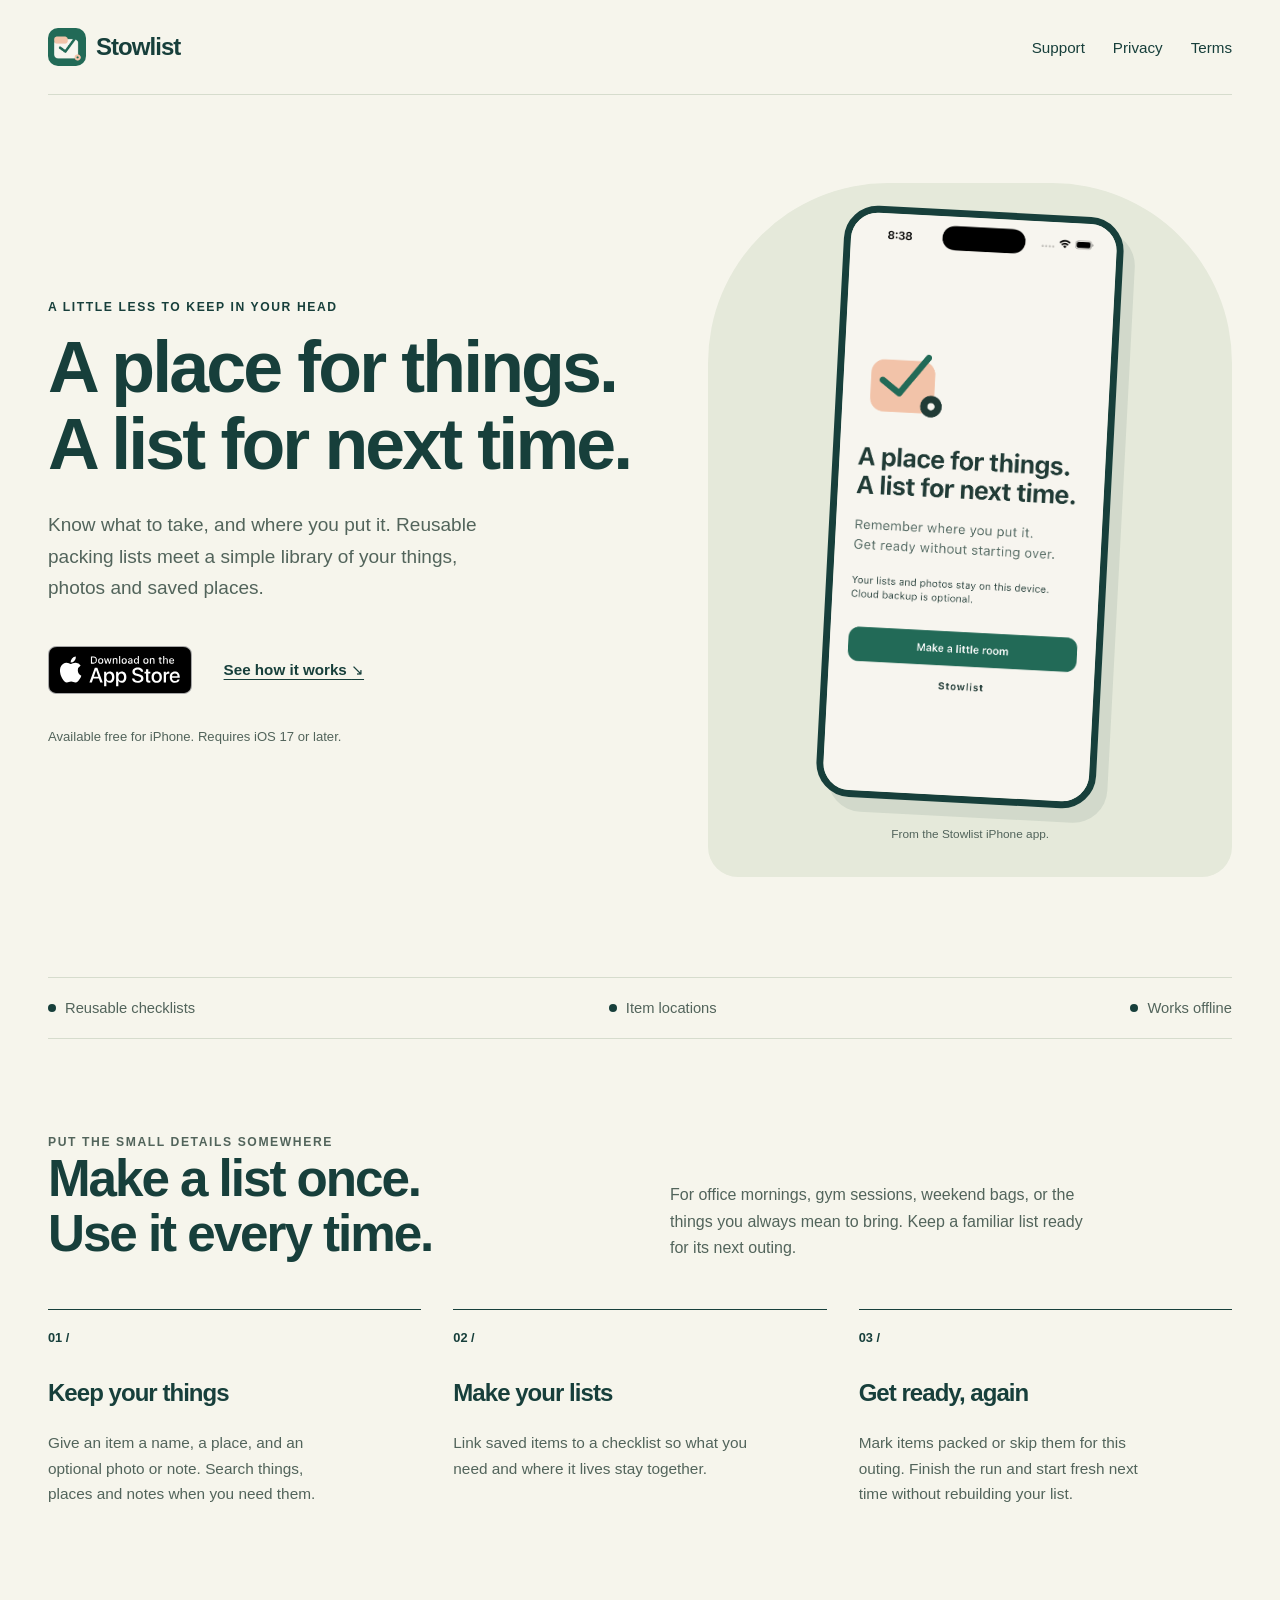
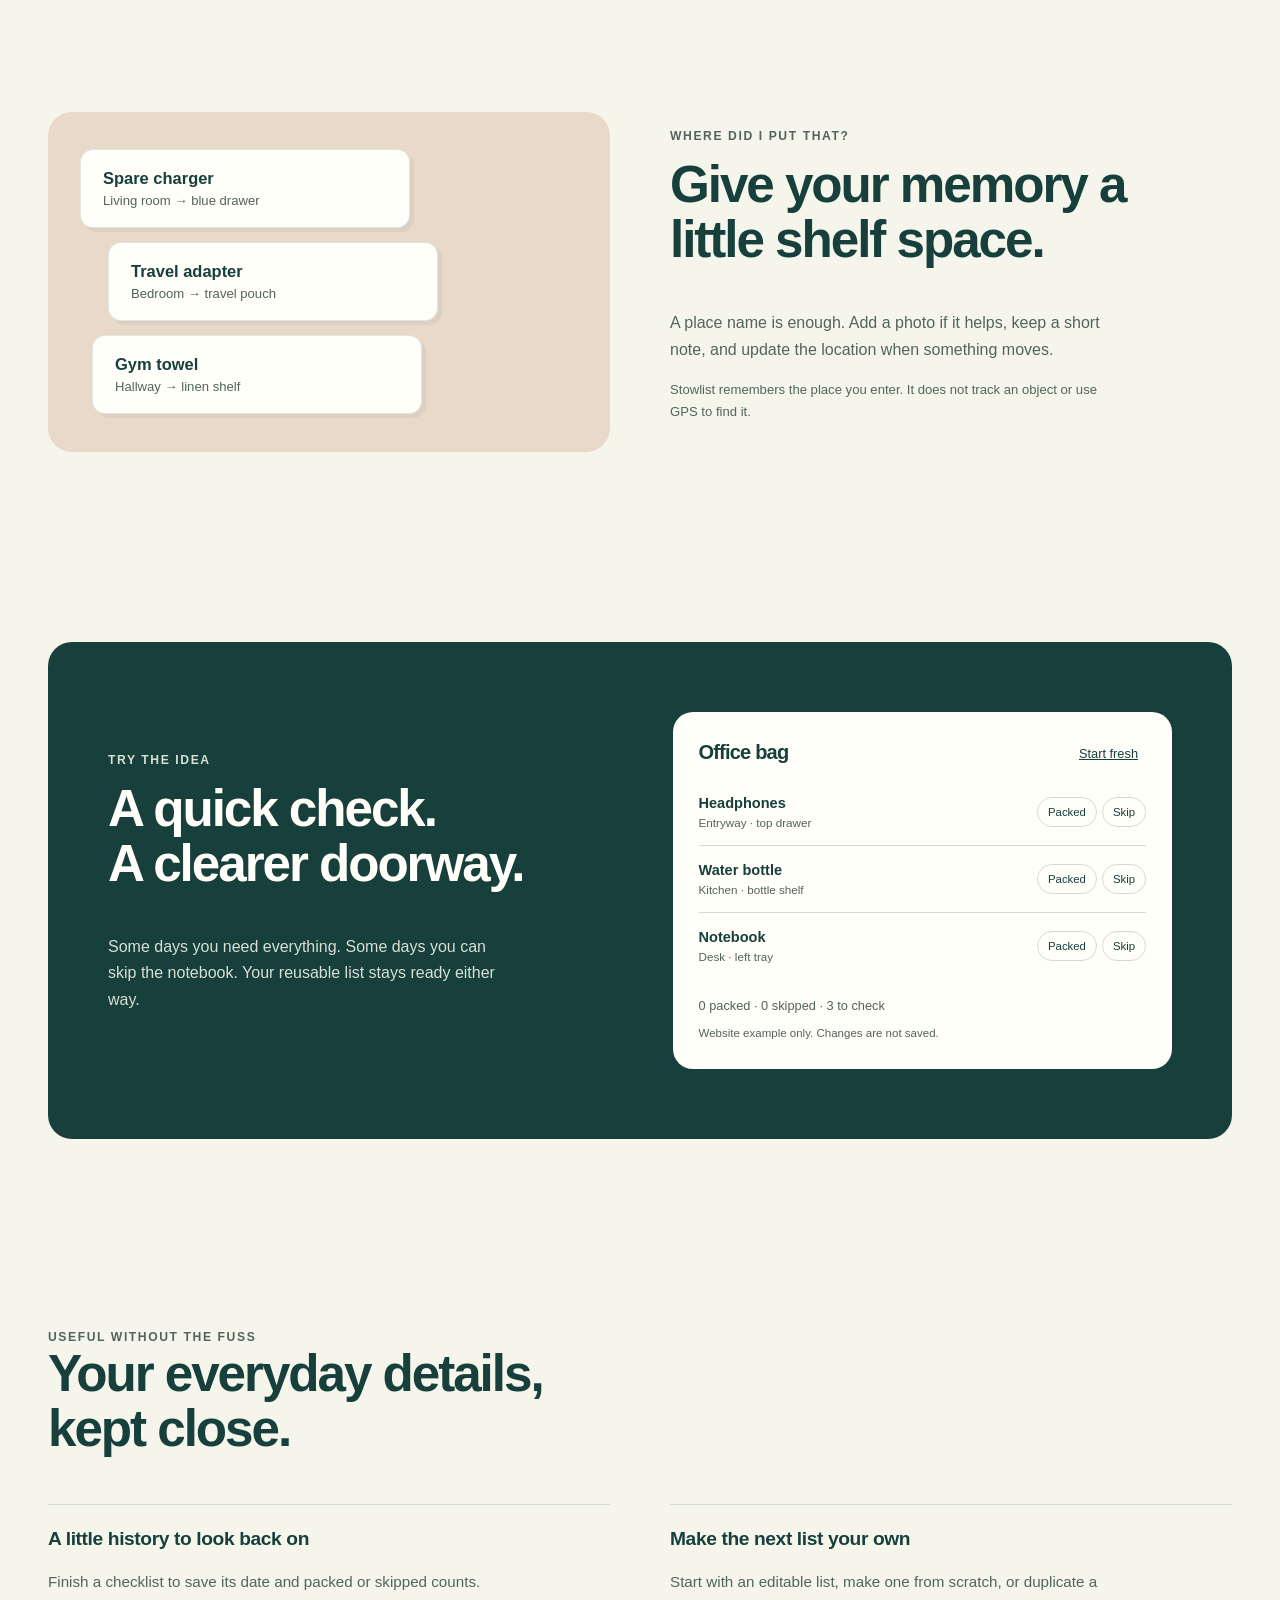
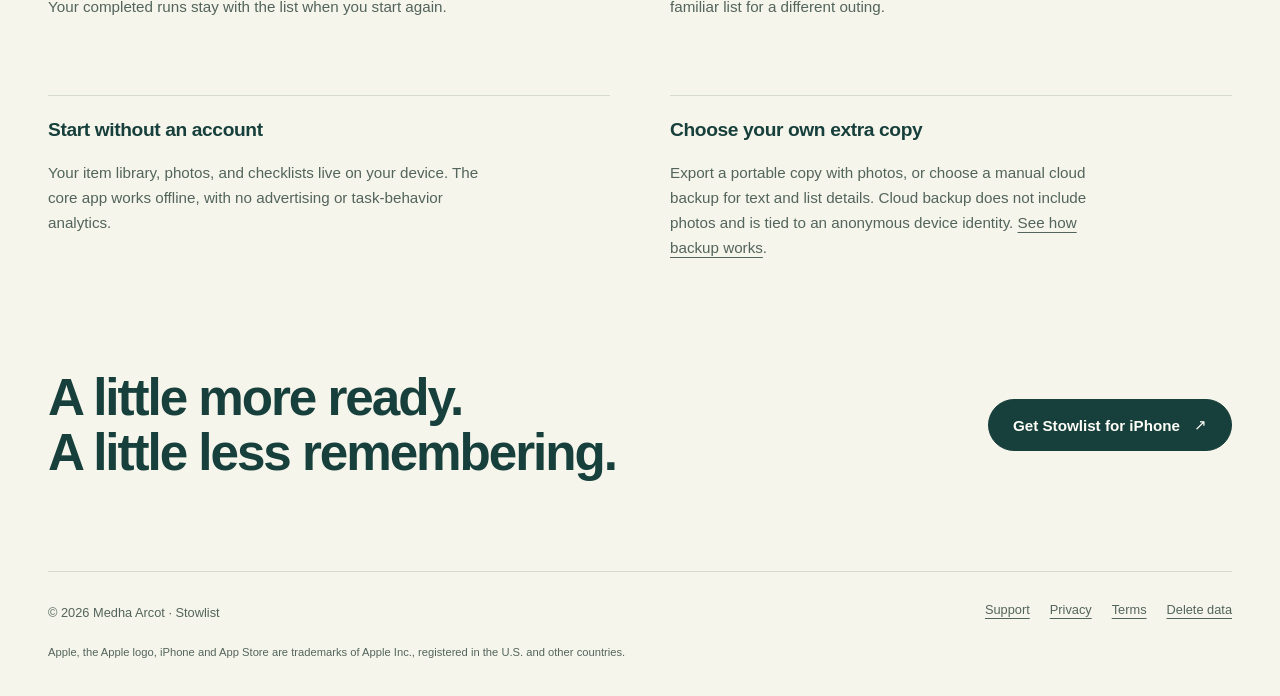
<file: index.html>
<!doctype html>
<html lang="en"><head><meta charset="utf-8"><meta name="viewport" content="width=device-width,initial-scale=1"><meta name="theme-color" content="#f6f5ec"><title>Stowlist · Free packing lists and item locations for iPhone</title><meta name="description" content="Free reusable packing lists for iPhone. Save your things, photos and places, search when you need them, and get ready without rebuilding your list."><link rel="canonical" href="https://vadirajmkulkarni.github.io/stowlist-site/"><meta property="og:title" content="Stowlist · A place for things. A list for next time."><meta property="og:description" content="Free for iPhone. Reusable packing lists, saved item locations, photos and a little less to remember."><meta property="og:type" content="website"><meta property="og:url" content="https://vadirajmkulkarni.github.io/stowlist-site/"><meta property="og:image" content="https://vadirajmkulkarni.github.io/stowlist-site/assets/stowlist-icon.png"><meta property="og:image:width" content="1024"><meta property="og:image:height" content="1024"><meta property="og:image:alt" content="Stowlist app icon"><meta name="twitter:card" content="summary"><meta name="apple-itunes-app" content="app-id=6824032893"><link rel="icon" type="image/png" href="assets/stowlist-icon.png"><link rel="stylesheet" href="assets/site.css"><script type="application/ld+json">{"@context":"https://schema.org","@type":"SoftwareApplication","name":"Stowlist: Lists & Places","url":"https://vadirajmkulkarni.github.io/stowlist-site/","downloadUrl":"https://apps.apple.com/app/id6824032893","installUrl":"https://apps.apple.com/app/id6824032893","applicationCategory":"ProductivityApplication","operatingSystem":"iOS 17.0 or later","isAccessibleForFree":true,"softwareVersion":"1.0.0","datePublished":"2026-11-02","image":"https://vadirajmkulkarni.github.io/stowlist-site/assets/stowlist-icon.png","screenshot":"https://vadirajmkulkarni.github.io/stowlist-site/assets/iphone-welcome.png","description":"Reusable checklists linked to your things and their saved places, with photos, search, completed-run history and optional backups.","author":{"@type":"Person","name":"Medha Arcot"},"offers":{"@type":"Offer","price":"0","priceCurrency":"INR","url":"https://apps.apple.com/app/id6824032893"}}</script><script defer src="assets/demo.js"></script></head>
<body><a class="skip" href="#main">Skip to content</a><div class="shell"><header class="header"><a class="brand" href="./" aria-label="Stowlist home"><img src="assets/stowlist-icon.png" alt="" width="38" height="38">Stowlist</a><nav aria-label="Main navigation"><a href="support/">Support</a><a href="privacy/">Privacy</a><a href="terms/">Terms</a></nav></header>
<main id="main">
<section class="hero" aria-labelledby="hero-title"><div><p class="eyebrow">A little less to keep in your head</p><h1 id="hero-title">A place for things.<br>A list for next time.</h1><p class="lead">Know what to take, and where you put it. Reusable packing lists meet a simple library of your things, photos and saved places.</p><div class="actions download-actions"><a class="app-store-badge" href="https://apps.apple.com/app/id6824032893" aria-label="Download Stowlist free on the App Store"><img src="assets/download-on-the-app-store.svg" alt="Download on the App Store" width="144" height="48"></a><a class="text-link" href="#how-it-works">See how it works <span aria-hidden="true">↘</span></a></div><p class="status">Available free for iPhone. Requires iOS 17 or later.</p></div>
<div class="hero-art"><img class="native-preview" src="assets/iphone-welcome.png" alt="Stowlist’s iPhone welcome screen: A place for things. A list for next time. Your lists and photos stay on this device. Cloud backup is optional." width="1206" height="2622"><p class="art-caption">From the Stowlist iPhone app.</p></div></section>
<div class="kicker-band" aria-label="Core features"><span><i class="dot" aria-hidden="true"></i>Reusable checklists</span><span><i class="dot" aria-hidden="true"></i>Item locations</span><span><i class="dot" aria-hidden="true"></i>Works offline</span></div>
<section id="how-it-works" class="section" aria-labelledby="how-title"><div class="section-heading"><div><p class="eyebrow">Put the small details somewhere</p><h2 id="how-title">Make a list once.<br>Use it every time.</h2></div><p>For office mornings, gym sessions, weekend bags, or the things you always mean to bring. Keep a familiar list ready for its next outing.</p></div><div class="steps"><article class="step"><span class="number">01 /</span><h3>Keep your things</h3><p>Give an item a name, a place, and an optional photo or note. Search things, places and notes when you need them.</p></article><article class="step"><span class="number">02 /</span><h3>Make your lists</h3><p>Link saved items to a checklist so what you need and where it lives stay together.</p></article><article class="step"><span class="number">03 /</span><h3>Get ready, again</h3><p>Mark items packed or skip them for this outing. Finish the run and start fresh next time without rebuilding your list.</p></article></div></section>
<section class="section feature-split" aria-labelledby="places-title"><div class="place-scene" aria-label="Example item locations"><div class="place-tag"><strong>Spare charger</strong><span>Living room → blue drawer</span></div><div class="place-tag"><strong>Travel adapter</strong><span>Bedroom → travel pouch</span></div><div class="place-tag"><strong>Gym towel</strong><span>Hallway → linen shelf</span></div></div><div class="feature-copy"><p class="eyebrow">Where did I put that?</p><h2 id="places-title">Give your memory a little shelf space.</h2><p>A place name is enough. Add a photo if it helps, keep a short note, and update the location when something moves.</p><p class="small">Stowlist remembers the place you enter. It does not track an object or use GPS to find it.</p></div></section>
<section class="section" aria-labelledby="demo-title"><div class="demo-section"><div><p class="eyebrow">Try the idea</p><h2 id="demo-title">A quick check.<br>A clearer doorway.</h2><p>Some days you need everything. Some days you can skip the notebook. Your reusable list stays ready either way.</p></div><div class="demo" data-demo><div class="demo-head"><h3>Office bag</h3><button class="reset" data-reset type="button">Start fresh</button></div><div class="demo-row" data-demo-row><div class="demo-item"><strong>Headphones</strong><small>Entryway · top drawer</small></div><div class="demo-controls" role="group" aria-label="Headphones"><button type="button" data-choice="packed" aria-pressed="false">Packed</button><button type="button" data-choice="skip" aria-pressed="false">Skip</button></div></div><div class="demo-row" data-demo-row><div class="demo-item"><strong>Water bottle</strong><small>Kitchen · bottle shelf</small></div><div class="demo-controls" role="group" aria-label="Water bottle"><button type="button" data-choice="packed" aria-pressed="false">Packed</button><button type="button" data-choice="skip" aria-pressed="false">Skip</button></div></div><div class="demo-row" data-demo-row><div class="demo-item"><strong>Notebook</strong><small>Desk · left tray</small></div><div class="demo-controls" role="group" aria-label="Notebook"><button type="button" data-choice="packed" aria-pressed="false">Packed</button><button type="button" data-choice="skip" aria-pressed="false">Skip</button></div></div><p class="demo-count" data-demo-count aria-live="polite">0 packed · 0 skipped · 3 to check</p><p class="demo-note">Website example only. Changes are not saved.</p></div></div></section>
<section class="section" aria-labelledby="care-title"><div class="section-heading"><div><p class="eyebrow">Useful without the fuss</p><h2 id="care-title">Your everyday details, kept close.</h2></div></div><div class="care-grid"><article><h3>A little history to look back on</h3><p>Finish a checklist to save its date and packed or skipped counts. Your completed runs stay with the list when you start again.</p></article><article><h3>Make the next list your own</h3><p>Start with an editable list, make one from scratch, or duplicate a familiar list for a different outing.</p></article><article><h3>Start without an account</h3><p>Your item library, photos, and checklists live on your device. The core app works offline, with no advertising or task-behavior analytics.</p></article><article><h3>Choose your own extra copy</h3><p>Export a portable copy with photos, or choose a manual cloud backup for text and list details. Cloud backup does not include photos and is tied to an anonymous device identity. <a href="support/#backup">See how backup works</a>.</p></article></div></section>
<section class="end-note" aria-labelledby="end-title"><h2 id="end-title">A little more ready.<br>A little less remembering.</h2><a class="button" href="https://apps.apple.com/app/id6824032893">Get Stowlist for iPhone <span aria-hidden="true">↗</span></a></section>
</main><footer><p>© 2026 Medha Arcot · Stowlist</p><div class="footer-links"><a href="support/">Support</a><a href="privacy/">Privacy</a><a href="terms/">Terms</a><a href="delete-data/">Delete data</a></div><p class="trademark">Apple, the Apple logo, iPhone and App Store are trademarks of Apple Inc., registered in the U.S. and other countries.</p></footer></div></body></html>
</file>
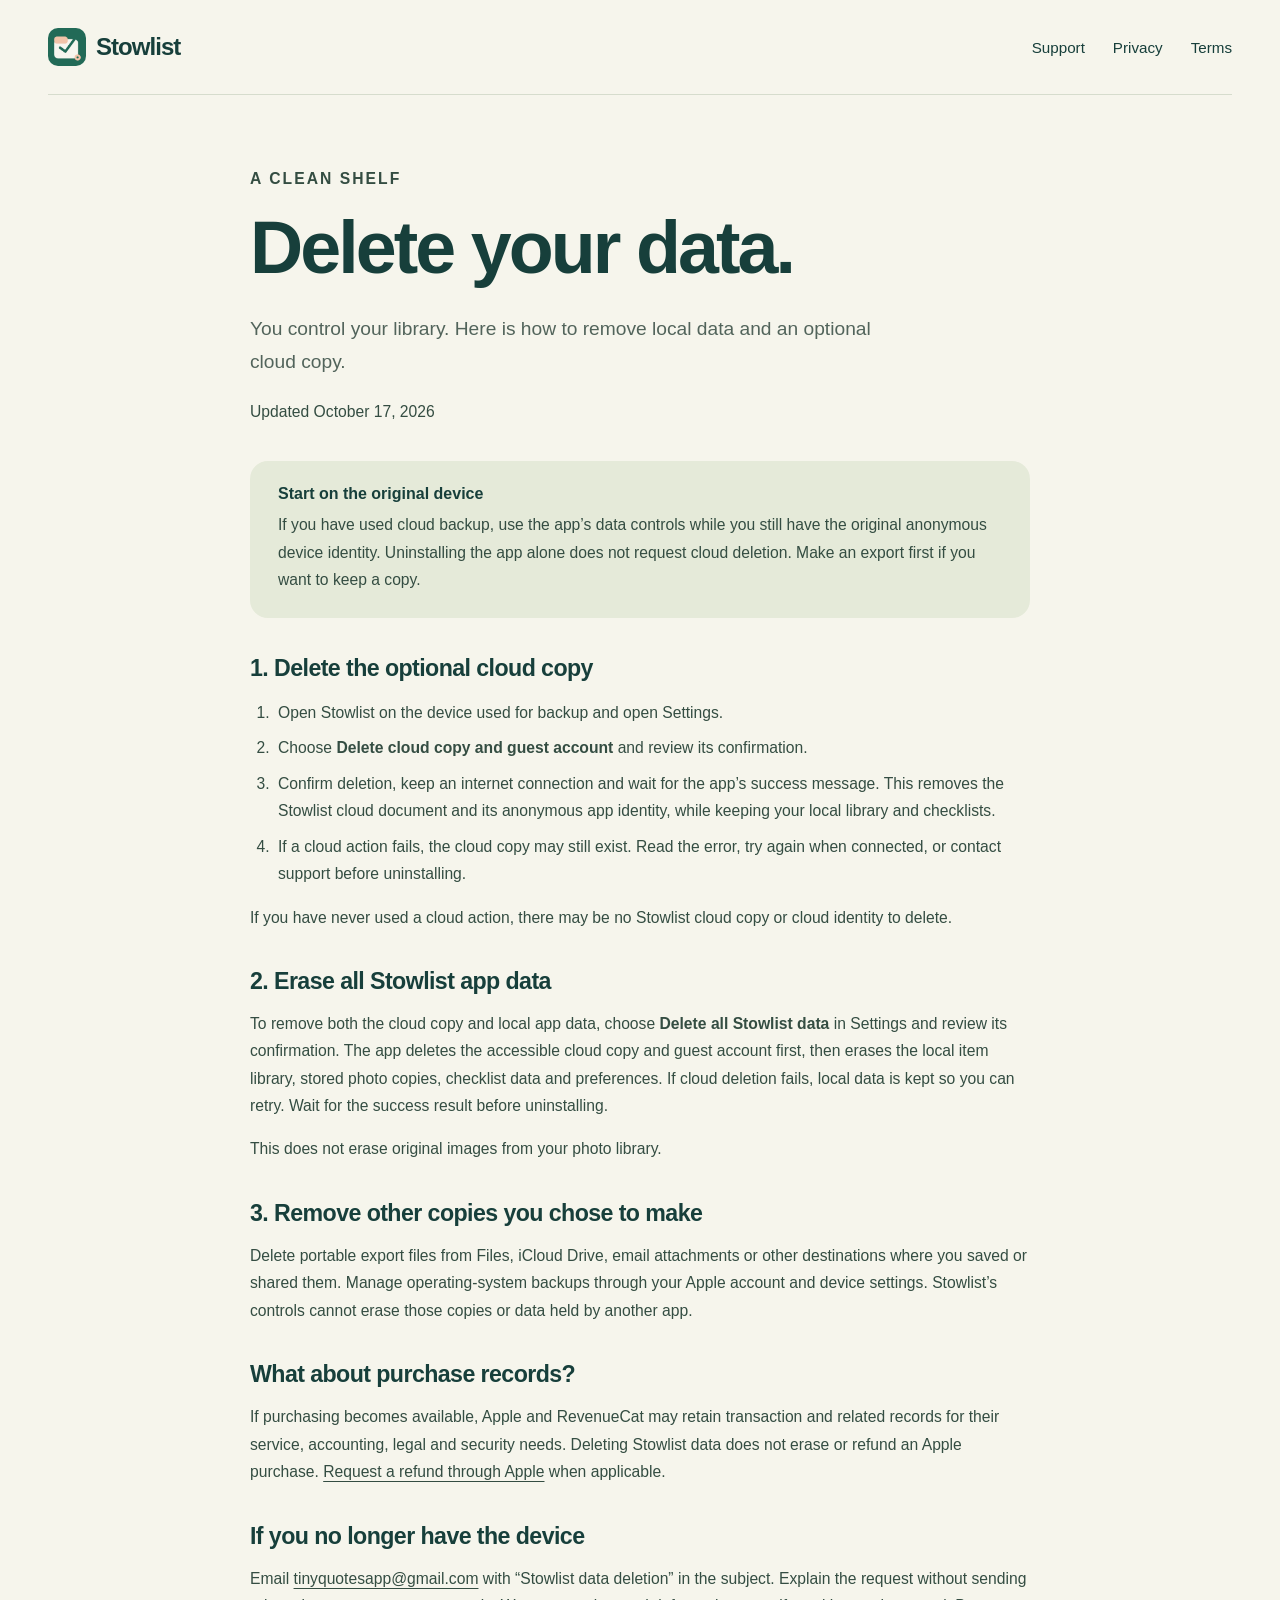
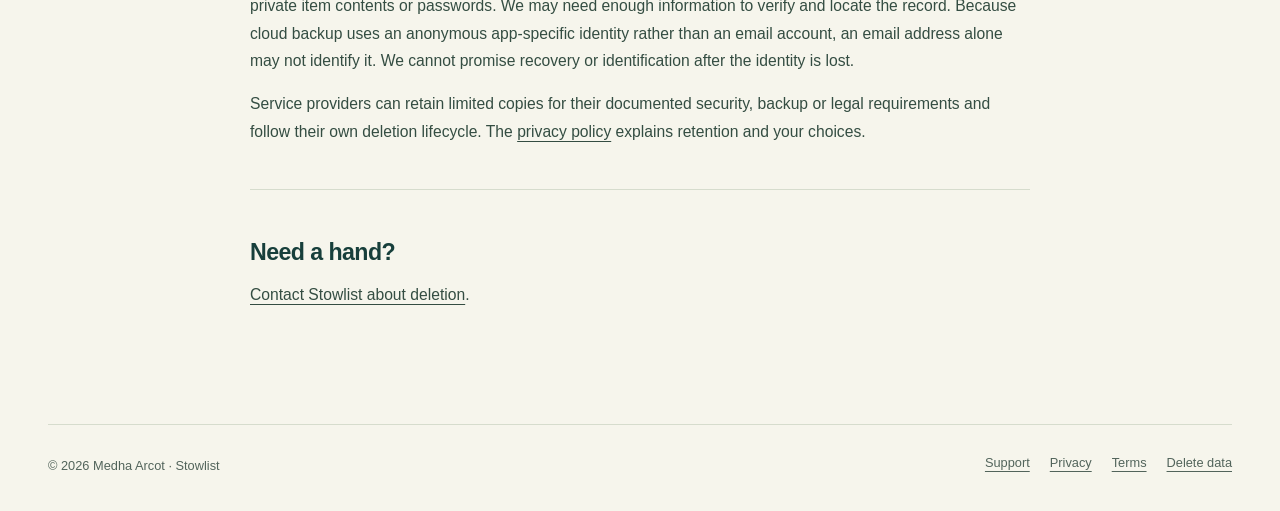
<file: delete-data/index.html>
<!doctype html>
<html lang="en"><head><meta charset="utf-8"><meta name="viewport" content="width=device-width,initial-scale=1"><meta name="theme-color" content="#f6f5ec"><title>Delete your data · Stowlist</title><meta name="description" content="How to delete Stowlist local data, optional cloud backup and anonymous identity, and exported files."><link rel="canonical" href="https://vadirajmkulkarni.github.io/stowlist-site/delete-data/"><link rel="icon" type="image/png" href="../assets/stowlist-icon.png"><link rel="stylesheet" href="../assets/site.css"></head><body><a class="skip" href="#main">Skip to content</a><div class="shell"><header class="header"><a class="brand" href="../" aria-label="Stowlist home"><img src="../assets/stowlist-icon.png" alt="" width="38" height="38">Stowlist</a><nav aria-label="Main navigation"><a href="../support/">Support</a><a href="../privacy/">Privacy</a><a href="../terms/">Terms</a></nav></header><main id="main" class="legal"><div class="doc-heading"><p class="eyebrow">A clean shelf</p><h1>Delete your data.</h1><p class="lead">You control your library. Here is how to remove local data and an optional cloud copy.</p><p class="meta">Updated October 17, 2026</p></div><div class="notice"><strong>Start on the original device</strong><p>If you have used cloud backup, use the app’s data controls while you still have the original anonymous device identity. Uninstalling the app alone does not request cloud deletion. Make an export first if you want to keep a copy.</p></div>
<h2>1. Delete the optional cloud copy</h2><ol><li>Open Stowlist on the device used for backup and open Settings.</li><li>Choose <strong>Delete cloud copy and guest account</strong> and review its confirmation.</li><li>Confirm deletion, keep an internet connection and wait for the app’s success message. This removes the Stowlist cloud document and its anonymous app identity, while keeping your local library and checklists.</li><li>If a cloud action fails, the cloud copy may still exist. Read the error, try again when connected, or contact support before uninstalling.</li></ol><p>If you have never used a cloud action, there may be no Stowlist cloud copy or cloud identity to delete.</p>
<h2>2. Erase all Stowlist app data</h2><p>To remove both the cloud copy and local app data, choose <strong>Delete all Stowlist data</strong> in Settings and review its confirmation. The app deletes the accessible cloud copy and guest account first, then erases the local item library, stored photo copies, checklist data and preferences. If cloud deletion fails, local data is kept so you can retry. Wait for the success result before uninstalling.</p><p>This does not erase original images from your photo library.</p>
<h2>3. Remove other copies you chose to make</h2><p>Delete portable export files from Files, iCloud Drive, email attachments or other destinations where you saved or shared them. Manage operating-system backups through your Apple account and device settings. Stowlist’s controls cannot erase those copies or data held by another app.</p>
<h2>What about purchase records?</h2><p>If purchasing becomes available, Apple and RevenueCat may retain transaction and related records for their service, accounting, legal and security needs. Deleting Stowlist data does not erase or refund an Apple purchase. <a href="https://support.apple.com/118223">Request a refund through Apple</a> when applicable.</p>
<h2>If you no longer have the device</h2><p>Email <a href="mailto:tinyquotesapp@gmail.com?subject=Stowlist%20data%20deletion">tinyquotesapp@gmail.com</a> with “Stowlist data deletion” in the subject. Explain the request without sending private item contents or passwords. We may need enough information to verify and locate the record. Because cloud backup uses an anonymous app-specific identity rather than an email account, an email address alone may not identify it. We cannot promise recovery or identification after the identity is lost.</p><p>Service providers can retain limited copies for their documented security, backup or legal requirements and follow their own deletion lifecycle. The <a href="../privacy/">privacy policy</a> explains retention and your choices.</p><div class="doc-contact"><h2>Need a hand?</h2><p><a href="mailto:tinyquotesapp@gmail.com?subject=Stowlist%20data%20deletion">Contact Stowlist about deletion</a>.</p></div></main><footer><p>© 2026 Medha Arcot · Stowlist</p><div class="footer-links"><a href="../support/">Support</a><a href="../privacy/">Privacy</a><a href="../terms/">Terms</a><a href="../delete-data/" aria-current="page">Delete data</a></div></footer></div></body></html>
</file>
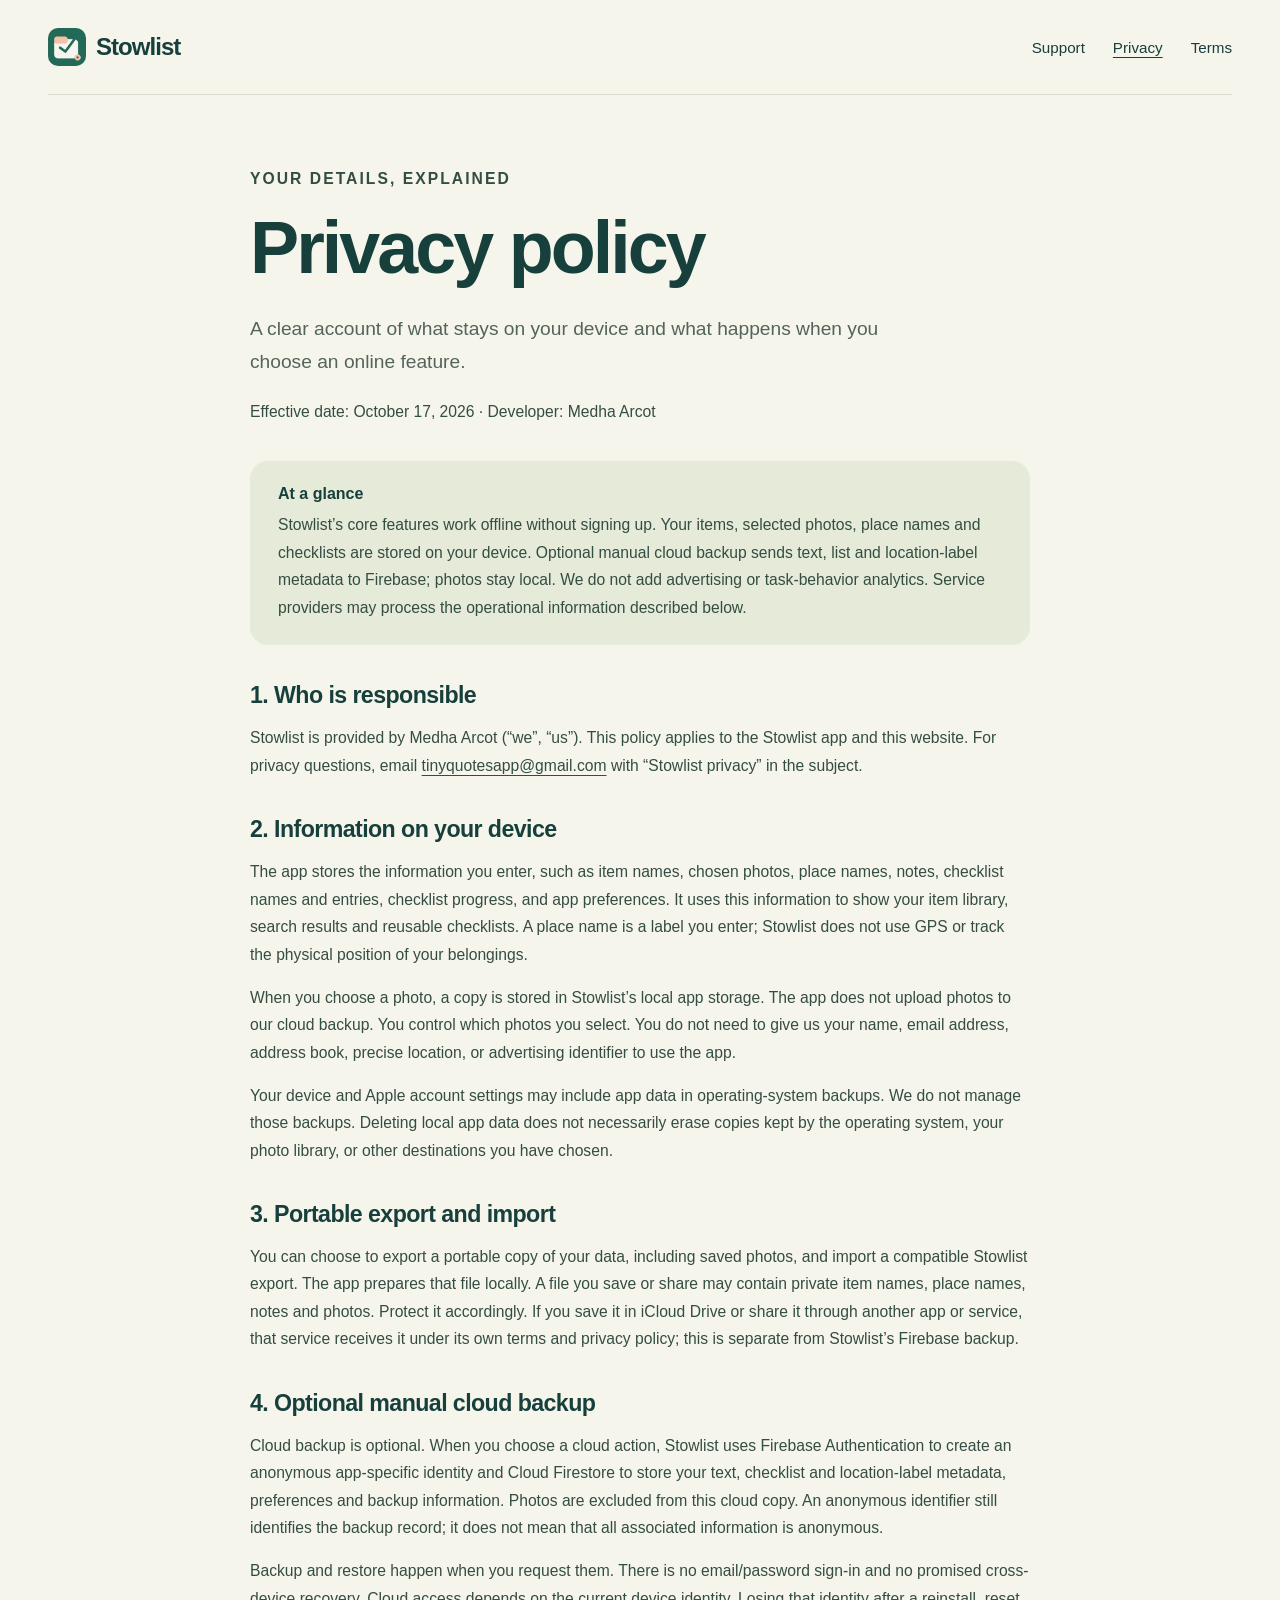
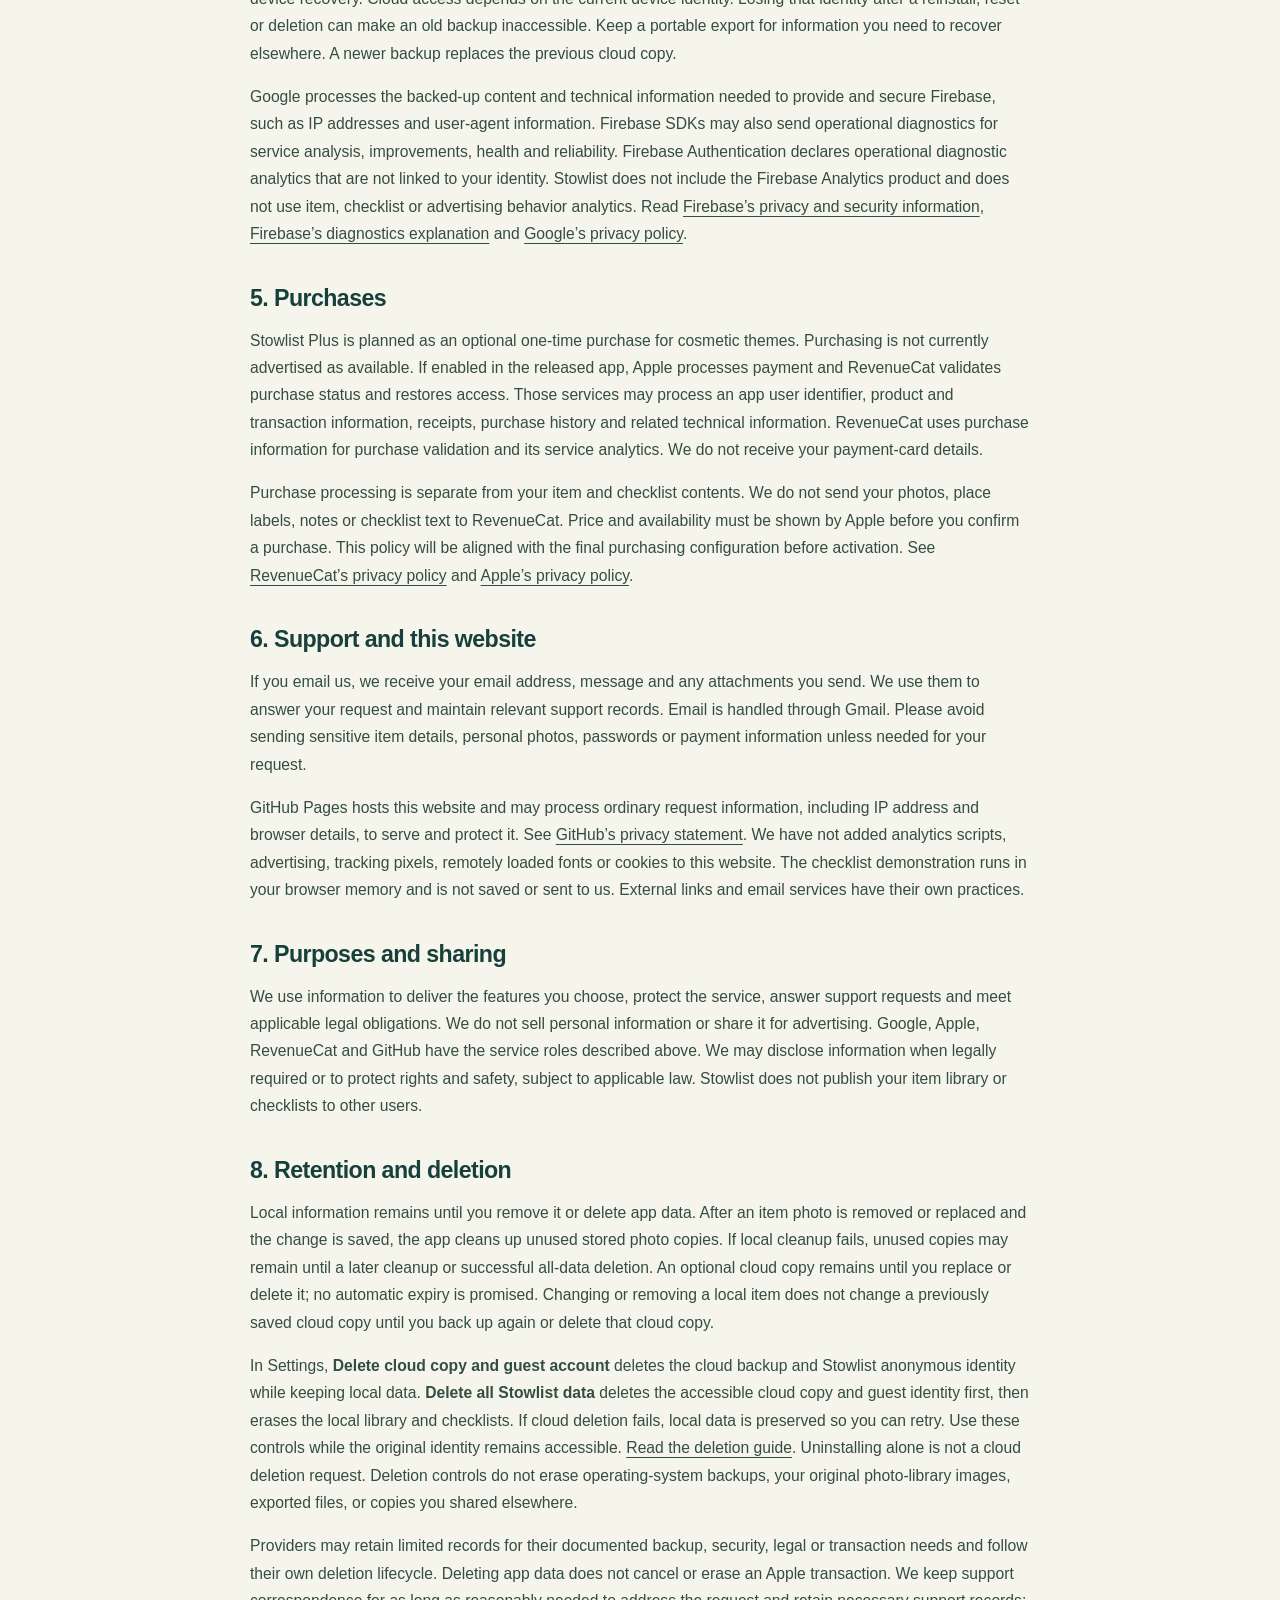
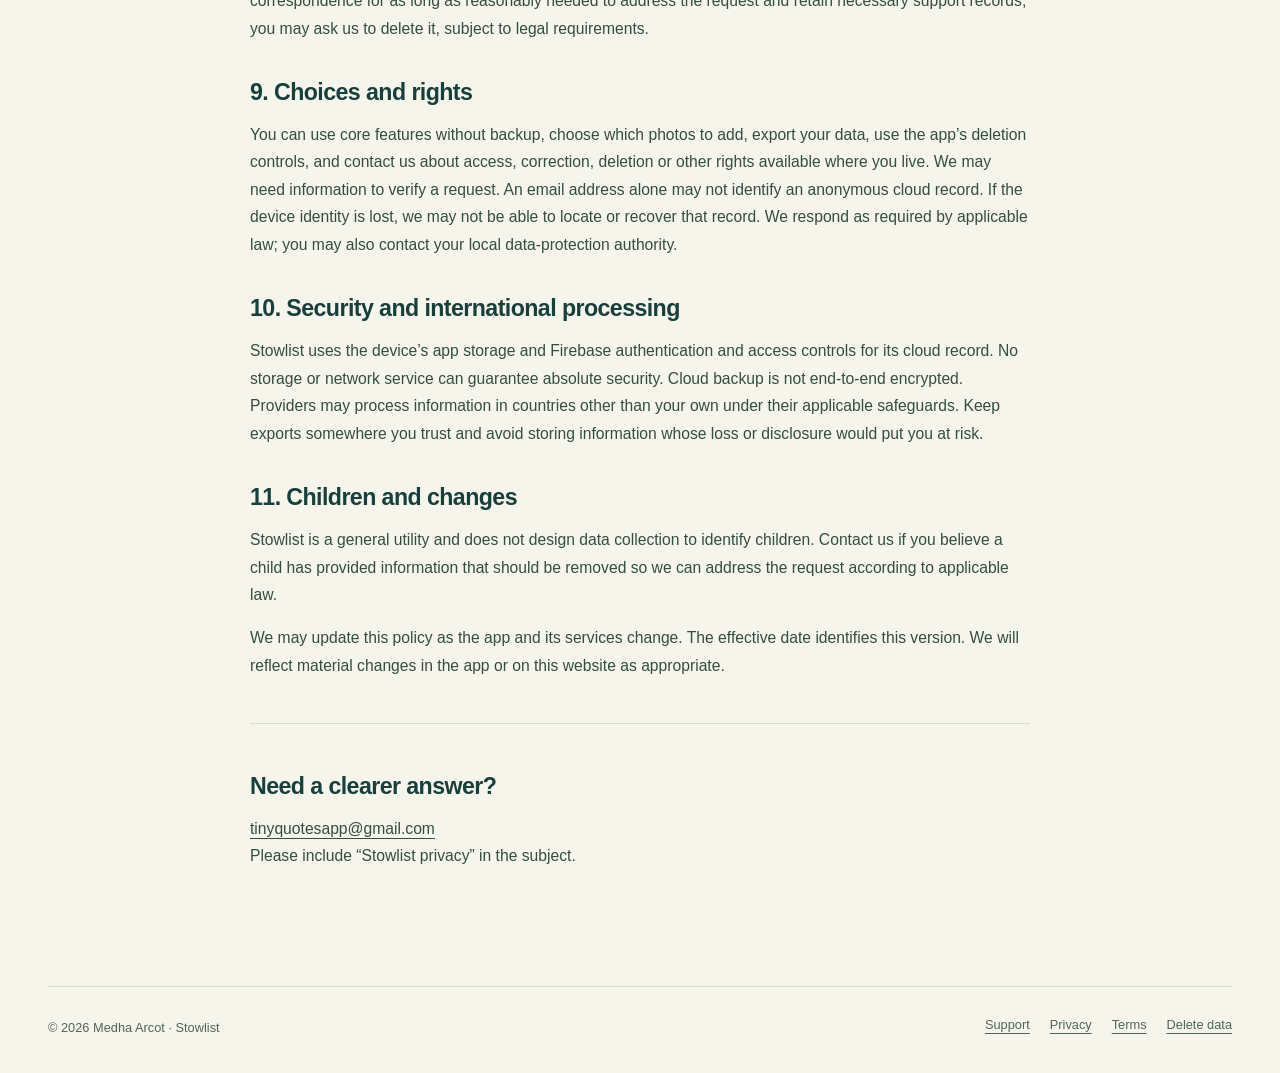
<file: privacy/index.html>
<!doctype html>
<html lang="en"><head><meta charset="utf-8"><meta name="viewport" content="width=device-width,initial-scale=1"><meta name="theme-color" content="#f6f5ec"><title>Privacy policy · Stowlist</title><meta name="description" content="How Stowlist handles your local items, photos and checklists, optional cloud backup, purchases and support messages."><link rel="canonical" href="https://vadirajmkulkarni.github.io/stowlist-site/privacy/"><link rel="icon" type="image/png" href="../assets/stowlist-icon.png"><link rel="stylesheet" href="../assets/site.css"></head>
<body><a class="skip" href="#main">Skip to content</a><div class="shell"><header class="header"><a class="brand" href="../" aria-label="Stowlist home"><img src="../assets/stowlist-icon.png" alt="" width="38" height="38">Stowlist</a><nav aria-label="Main navigation"><a href="../support/">Support</a><a href="../privacy/" aria-current="page">Privacy</a><a href="../terms/">Terms</a></nav></header><main id="main" class="legal"><div class="doc-heading"><p class="eyebrow">Your details, explained</p><h1>Privacy policy</h1><p class="lead">A clear account of what stays on your device and what happens when you choose an online feature.</p><p class="meta">Effective date: October 17, 2026 · Developer: Medha Arcot</p></div>
<div class="notice"><strong>At a glance</strong><p>Stowlist’s core features work offline without signing up. Your items, selected photos, place names and checklists are stored on your device. Optional manual cloud backup sends text, list and location-label metadata to Firebase; photos stay local. We do not add advertising or task-behavior analytics. Service providers may process the operational information described below.</p></div>
<h2>1. Who is responsible</h2><p>Stowlist is provided by Medha Arcot (“we”, “us”). This policy applies to the Stowlist app and this website. For privacy questions, email <a href="mailto:tinyquotesapp@gmail.com?subject=Stowlist%20privacy">tinyquotesapp@gmail.com</a> with “Stowlist privacy” in the subject.</p>
<h2>2. Information on your device</h2><p>The app stores the information you enter, such as item names, chosen photos, place names, notes, checklist names and entries, checklist progress, and app preferences. It uses this information to show your item library, search results and reusable checklists. A place name is a label you enter; Stowlist does not use GPS or track the physical position of your belongings.</p><p>When you choose a photo, a copy is stored in Stowlist’s local app storage. The app does not upload photos to our cloud backup. You control which photos you select. You do not need to give us your name, email address, address book, precise location, or advertising identifier to use the app.</p><p>Your device and Apple account settings may include app data in operating-system backups. We do not manage those backups. Deleting local app data does not necessarily erase copies kept by the operating system, your photo library, or other destinations you have chosen.</p>
<h2>3. Portable export and import</h2><p>You can choose to export a portable copy of your data, including saved photos, and import a compatible Stowlist export. The app prepares that file locally. A file you save or share may contain private item names, place names, notes and photos. Protect it accordingly. If you save it in iCloud Drive or share it through another app or service, that service receives it under its own terms and privacy policy; this is separate from Stowlist’s Firebase backup.</p>
<h2>4. Optional manual cloud backup</h2><p>Cloud backup is optional. When you choose a cloud action, Stowlist uses Firebase Authentication to create an anonymous app-specific identity and Cloud Firestore to store your text, checklist and location-label metadata, preferences and backup information. Photos are excluded from this cloud copy. An anonymous identifier still identifies the backup record; it does not mean that all associated information is anonymous.</p><p>Backup and restore happen when you request them. There is no email/password sign-in and no promised cross-device recovery. Cloud access depends on the current device identity. Losing that identity after a reinstall, reset or deletion can make an old backup inaccessible. Keep a portable export for information you need to recover elsewhere. A newer backup replaces the previous cloud copy.</p><p>Google processes the backed-up content and technical information needed to provide and secure Firebase, such as IP addresses and user-agent information. Firebase SDKs may also send operational diagnostics for service analysis, improvements, health and reliability. Firebase Authentication declares operational diagnostic analytics that are not linked to your identity. Stowlist does not include the Firebase Analytics product and does not use item, checklist or advertising behavior analytics. Read <a href="https://firebase.google.com/support/privacy">Firebase’s privacy and security information</a>, <a href="https://firebase.google.com/support/faq/#privacy">Firebase’s diagnostics explanation</a> and <a href="https://policies.google.com/privacy">Google’s privacy policy</a>.</p>
<h2>5. Purchases</h2><p>Stowlist Plus is planned as an optional one-time purchase for cosmetic themes. Purchasing is not currently advertised as available. If enabled in the released app, Apple processes payment and RevenueCat validates purchase status and restores access. Those services may process an app user identifier, product and transaction information, receipts, purchase history and related technical information. RevenueCat uses purchase information for purchase validation and its service analytics. We do not receive your payment-card details.</p><p>Purchase processing is separate from your item and checklist contents. We do not send your photos, place labels, notes or checklist text to RevenueCat. Price and availability must be shown by Apple before you confirm a purchase. This policy will be aligned with the final purchasing configuration before activation. See <a href="https://www.revenuecat.com/privacy">RevenueCat’s privacy policy</a> and <a href="https://www.apple.com/legal/privacy/">Apple’s privacy policy</a>.</p>
<h2>6. Support and this website</h2><p>If you email us, we receive your email address, message and any attachments you send. We use them to answer your request and maintain relevant support records. Email is handled through Gmail. Please avoid sending sensitive item details, personal photos, passwords or payment information unless needed for your request.</p><p>GitHub Pages hosts this website and may process ordinary request information, including IP address and browser details, to serve and protect it. See <a href="https://docs.github.com/en/site-policy/privacy-policies/github-general-privacy-statement">GitHub’s privacy statement</a>. We have not added analytics scripts, advertising, tracking pixels, remotely loaded fonts or cookies to this website. The checklist demonstration runs in your browser memory and is not saved or sent to us. External links and email services have their own practices.</p>
<h2>7. Purposes and sharing</h2><p>We use information to deliver the features you choose, protect the service, answer support requests and meet applicable legal obligations. We do not sell personal information or share it for advertising. Google, Apple, RevenueCat and GitHub have the service roles described above. We may disclose information when legally required or to protect rights and safety, subject to applicable law. Stowlist does not publish your item library or checklists to other users.</p>
<h2>8. Retention and deletion</h2><p>Local information remains until you remove it or delete app data. After an item photo is removed or replaced and the change is saved, the app cleans up unused stored photo copies. If local cleanup fails, unused copies may remain until a later cleanup or successful all-data deletion. An optional cloud copy remains until you replace or delete it; no automatic expiry is promised. Changing or removing a local item does not change a previously saved cloud copy until you back up again or delete that cloud copy.</p><p>In Settings, <strong>Delete cloud copy and guest account</strong> deletes the cloud backup and Stowlist anonymous identity while keeping local data. <strong>Delete all Stowlist data</strong> deletes the accessible cloud copy and guest identity first, then erases the local library and checklists. If cloud deletion fails, local data is preserved so you can retry. Use these controls while the original identity remains accessible. <a href="../delete-data/">Read the deletion guide</a>. Uninstalling alone is not a cloud deletion request. Deletion controls do not erase operating-system backups, your original photo-library images, exported files, or copies you shared elsewhere.</p><p>Providers may retain limited records for their documented backup, security, legal or transaction needs and follow their own deletion lifecycle. Deleting app data does not cancel or erase an Apple transaction. We keep support correspondence for as long as reasonably needed to address the request and retain necessary support records; you may ask us to delete it, subject to legal requirements.</p>
<h2>9. Choices and rights</h2><p>You can use core features without backup, choose which photos to add, export your data, use the app’s deletion controls, and contact us about access, correction, deletion or other rights available where you live. We may need information to verify a request. An email address alone may not identify an anonymous cloud record. If the device identity is lost, we may not be able to locate or recover that record. We respond as required by applicable law; you may also contact your local data-protection authority.</p>
<h2>10. Security and international processing</h2><p>Stowlist uses the device’s app storage and Firebase authentication and access controls for its cloud record. No storage or network service can guarantee absolute security. Cloud backup is not end-to-end encrypted. Providers may process information in countries other than your own under their applicable safeguards. Keep exports somewhere you trust and avoid storing information whose loss or disclosure would put you at risk.</p>
<h2>11. Children and changes</h2><p>Stowlist is a general utility and does not design data collection to identify children. Contact us if you believe a child has provided information that should be removed so we can address the request according to applicable law.</p><p>We may update this policy as the app and its services change. The effective date identifies this version. We will reflect material changes in the app or on this website as appropriate.</p><div class="doc-contact"><h2>Need a clearer answer?</h2><p><a href="mailto:tinyquotesapp@gmail.com?subject=Stowlist%20privacy">tinyquotesapp@gmail.com</a><br>Please include “Stowlist privacy” in the subject.</p></div></main><footer><p>© 2026 Medha Arcot · Stowlist</p><div class="footer-links"><a href="../support/">Support</a><a href="../privacy/">Privacy</a><a href="../terms/">Terms</a><a href="../delete-data/">Delete data</a></div></footer></div></body></html>
</file>
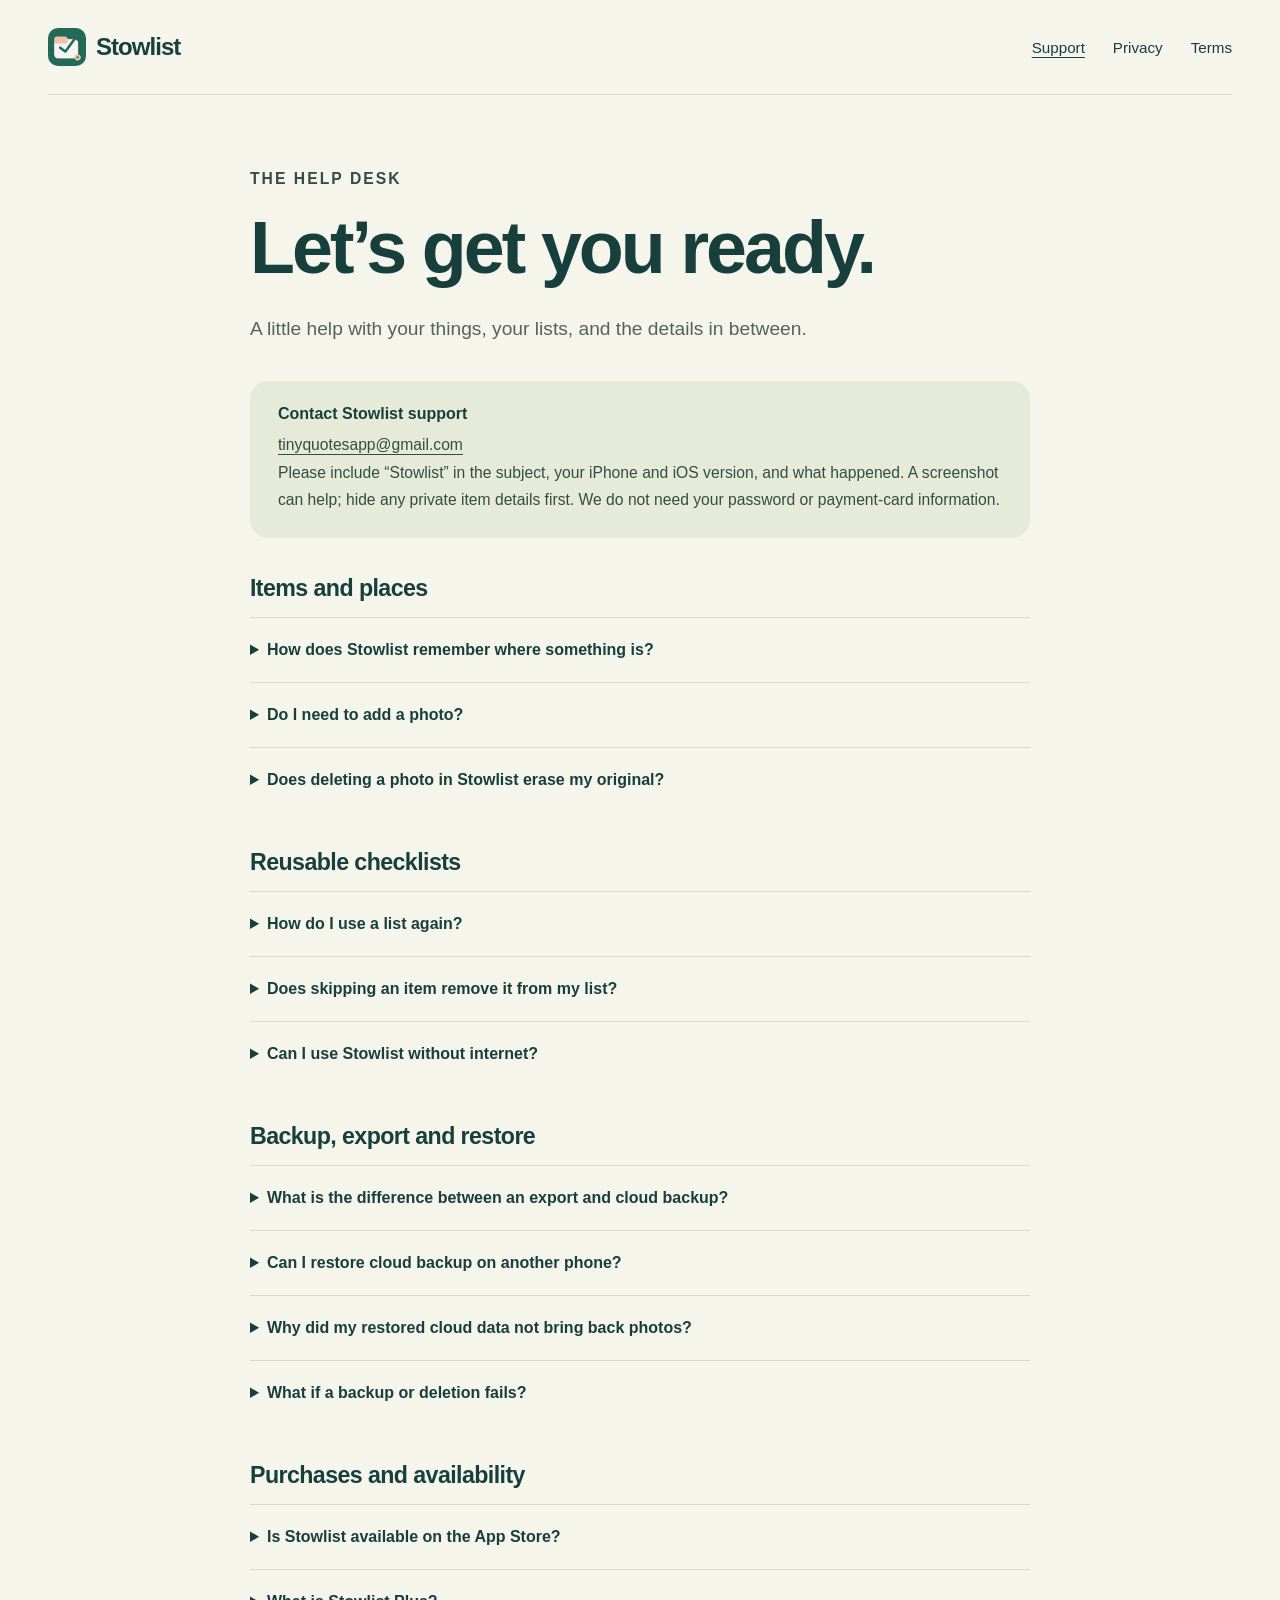
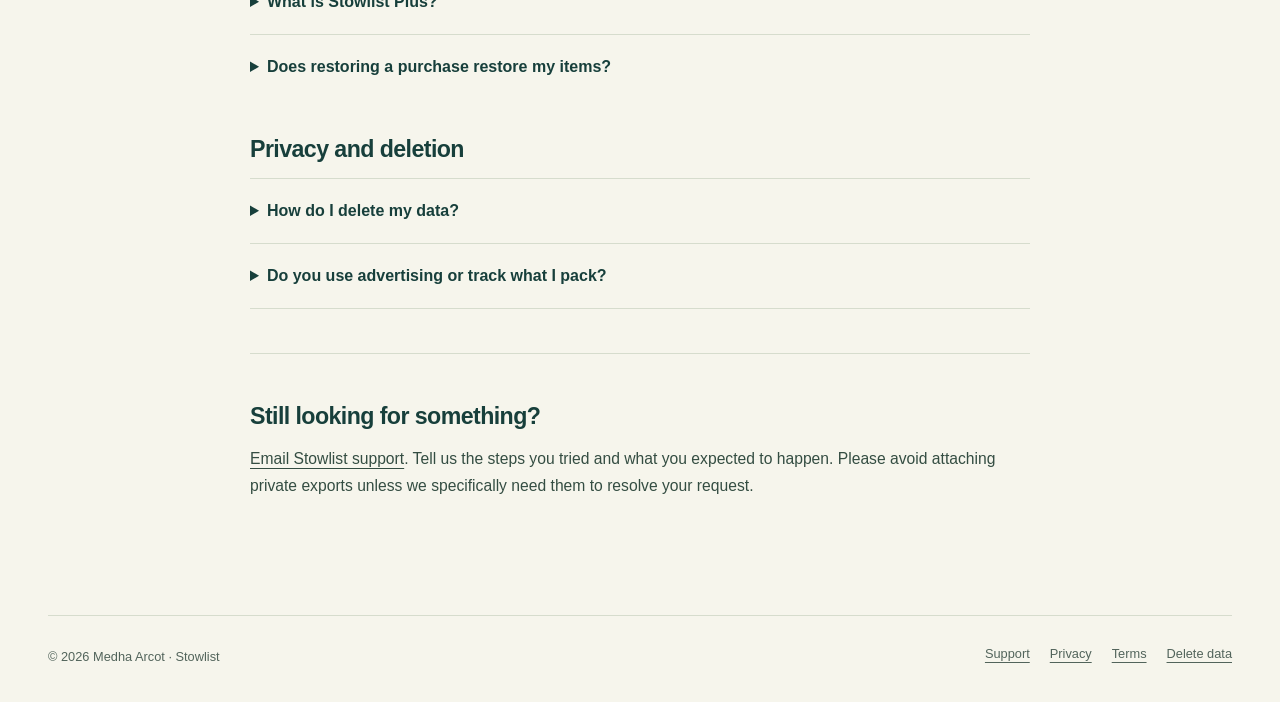
<file: support/index.html>
<!doctype html>
<html lang="en"><head><meta charset="utf-8"><meta name="viewport" content="width=device-width,initial-scale=1"><meta name="theme-color" content="#f6f5ec"><title>Support · Stowlist</title><meta name="description" content="Get help with Stowlist items, locations, checklists, photos, exports, backup and deletion."><link rel="canonical" href="https://vadirajmkulkarni.github.io/stowlist-site/support/"><link rel="icon" type="image/png" href="../assets/stowlist-icon.png"><link rel="stylesheet" href="../assets/site.css"></head><body><a class="skip" href="#main">Skip to content</a><div class="shell"><header class="header"><a class="brand" href="../" aria-label="Stowlist home"><img src="../assets/stowlist-icon.png" alt="" width="38" height="38">Stowlist</a><nav aria-label="Main navigation"><a href="../support/" aria-current="page">Support</a><a href="../privacy/">Privacy</a><a href="../terms/">Terms</a></nav></header><main id="main" class="legal"><div class="doc-heading"><p class="eyebrow">The help desk</p><h1>Let’s get you ready.</h1><p class="lead">A little help with your things, your lists, and the details in between.</p></div><div class="notice"><strong>Contact Stowlist support</strong><p><a href="mailto:tinyquotesapp@gmail.com?subject=Stowlist%20support">tinyquotesapp@gmail.com</a><br>Please include “Stowlist” in the subject, your iPhone and iOS version, and what happened. A screenshot can help; hide any private item details first. We do not need your password or payment-card information.</p></div>
<h2>Items and places</h2><details><summary>How does Stowlist remember where something is?</summary><p>Add an item to your library and enter its place, such as “Entryway · top drawer”. Add a note or photo if helpful. Search the library to find the saved detail, and update it when the item moves. Stowlist uses the location label you enter; it does not use GPS, Bluetooth trackers, or automatic object detection.</p></details><details><summary>Do I need to add a photo?</summary><p>No. A name and place can be enough. If you select a photo, Stowlist keeps a copy in its local app storage. Photos are included in a portable export when you choose to make one, and are excluded from Firebase cloud backup.</p></details><details><summary>Does deleting a photo in Stowlist erase my original?</summary><p>The app’s stored copy and the original image in your photo library are separate. Removing or replacing an item photo triggers cleanup of unused app copies after the change saves. If cleanup fails, an unused copy can remain until later cleanup or successful all-data deletion. Deleting Stowlist data does not delete your original photo-library image. Manage that original separately in Photos.</p></details>
<h2>Reusable checklists</h2><details><summary>How do I use a list again?</summary><p>Create a checklist and add the things you need, linking saved items when useful. Start the list for an outing and mark each entry packed or skipped for this time. When you are ready to use the list again, start fresh. Its entries remain in place.</p></details><details><summary>Does skipping an item remove it from my list?</summary><p>Skipping is for the current run. It lets you set an item aside for this outing while keeping it available next time. Remove an entry only when you want to change the reusable list itself.</p></details><details><summary>Can I use Stowlist without internet?</summary><p>Yes. The item library, selected photos, search and checklists work locally. Cloud backup and restore, purchase validation if offered, and opening support links need an internet connection.</p></details>
<h2 id="backup">Backup, export and restore</h2><details><summary>What is the difference between an export and cloud backup?</summary><p>In Settings, <strong>Export portable backup</strong> creates a file containing your Stowlist data, including stored photos. Save it somewhere safe and use <strong>Import portable backup</strong> to bring a compatible file back. <strong>Save cloud copy</strong> creates a manual Firebase backup of text, checklist and location-label metadata only. It does not include photos and depends on the current anonymous device identity.</p></details><details><summary>Can I restore cloud backup on another phone?</summary><p>Cross-device recovery is not guaranteed. Stowlist does not offer email/password sign-in. The manual cloud copy is tied to an anonymous app-specific identity on the original device. That identity may be lost after reinstalling, resetting or erasing data. Use a portable export if you need a copy you can move yourself.</p></details><details><summary>Why did my restored cloud data not bring back photos?</summary><p>Photos are excluded from Firebase backup. Use a portable export with photos for a fuller transferable copy. <strong>Restore cloud copy</strong> may replace local metadata, so make an export before replacing information you want to keep.</p></details><details><summary>What if a backup or deletion fails?</summary><p>Check your internet connection and try the cloud action again. Read the result shown in the app. Do not treat a spinner or an attempted action as a completed backup or deletion. If the problem continues, contact support with the visible error and app version, without sending private library contents.</p></details>
<h2>Purchases and availability</h2><details><summary>Is Stowlist available on the App Store?</summary><p>Yes. <a href="https://apps.apple.com/app/id6824032893">Stowlist: Lists &amp; Places is available free on the App Store</a> for iPhone with iOS 17 or later. The current release includes reusable checklists, saved things and places, photos, search, run history and optional backups.</p></details><details><summary>What is Stowlist Plus?</summary><p>Plus is planned as an optional one-time purchase for cosmetic themes. No current price or purchase availability is promised here. If enabled, Apple will display the local price before you confirm. Core item and checklist features do not depend on buying cosmetic themes.</p></details><details><summary>Does restoring a purchase restore my items?</summary><p>No. Purchase restoration and data restoration are separate. If purchasing is available, use Restore purchases with the Apple account used for the purchase to restore eligible theme access. Use your own export or the app’s manual cloud restore for your item and checklist data. <a href="https://support.apple.com/118223">Apple handles refund requests</a>.</p></details>
<h2>Privacy and deletion</h2><details><summary>How do I delete my data?</summary><p>In Settings, <strong>Delete cloud copy and guest account</strong> removes the cloud copy and guest identity while keeping local data. <strong>Delete all Stowlist data</strong> deletes the cloud copy and guest identity first, then erases local app data. A cloud failure preserves local data so you can retry. Use these controls while the original device identity is accessible. Uninstalling alone does not delete cloud data. Follow the <a href="../delete-data/">data-deletion guide</a> for details and limitations.</p></details><details><summary>Do you use advertising or track what I pack?</summary><p>We have not added in-app advertising, Firebase Analytics, or item/checklist behavior analytics. Optional Firebase services can process technical information and operational diagnostics. If purchases are enabled, Apple and RevenueCat process purchase information. Read the <a href="../privacy/">privacy policy</a> for the complete explanation.</p></details><div class="doc-contact"><h2>Still looking for something?</h2><p><a href="mailto:tinyquotesapp@gmail.com?subject=Stowlist%20support">Email Stowlist support</a>. Tell us the steps you tried and what you expected to happen. Please avoid attaching private exports unless we specifically need them to resolve your request.</p></div></main><footer><p>© 2026 Medha Arcot · Stowlist</p><div class="footer-links"><a href="../support/">Support</a><a href="../privacy/">Privacy</a><a href="../terms/">Terms</a><a href="../delete-data/">Delete data</a></div></footer></div></body></html>
</file>
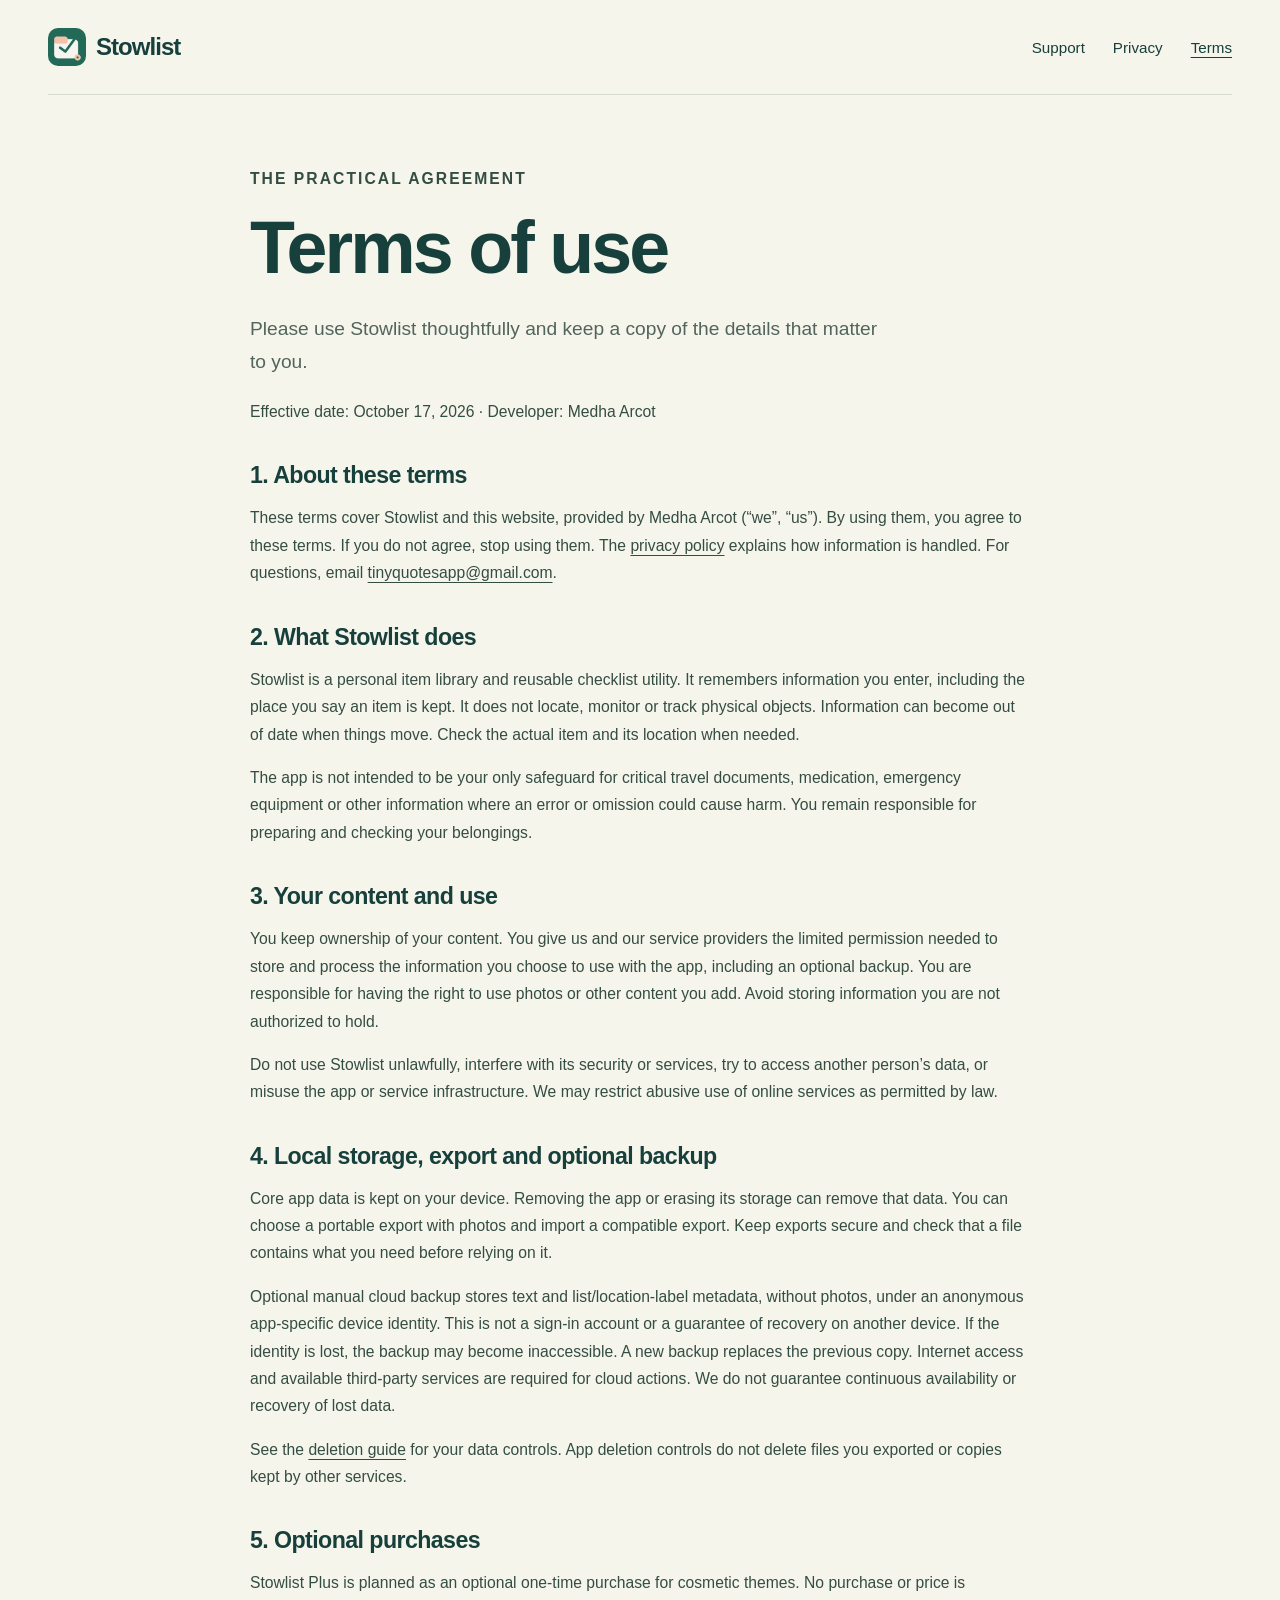
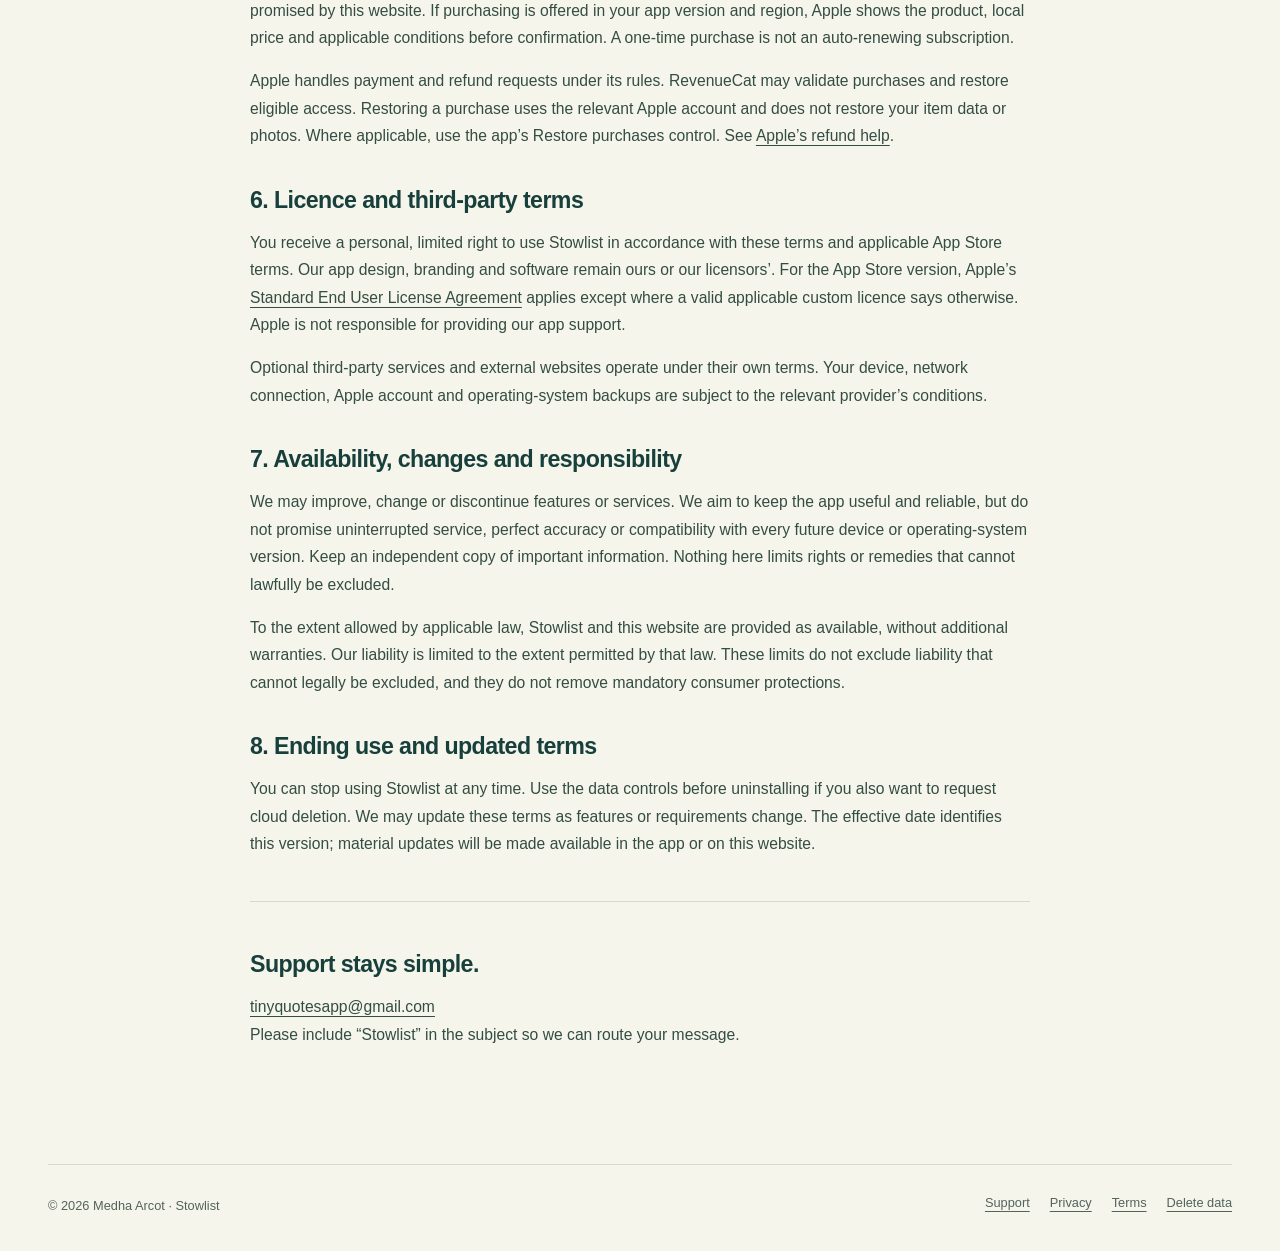
<file: terms/index.html>
<!doctype html>
<html lang="en"><head><meta charset="utf-8"><meta name="viewport" content="width=device-width,initial-scale=1"><meta name="theme-color" content="#f6f5ec"><title>Terms of use · Stowlist</title><meta name="description" content="Terms for using Stowlist’s personal item library, reusable checklists and optional services."><link rel="canonical" href="https://vadirajmkulkarni.github.io/stowlist-site/terms/"><link rel="icon" type="image/png" href="../assets/stowlist-icon.png"><link rel="stylesheet" href="../assets/site.css"></head><body><a class="skip" href="#main">Skip to content</a><div class="shell"><header class="header"><a class="brand" href="../" aria-label="Stowlist home"><img src="../assets/stowlist-icon.png" alt="" width="38" height="38">Stowlist</a><nav aria-label="Main navigation"><a href="../support/">Support</a><a href="../privacy/">Privacy</a><a href="../terms/" aria-current="page">Terms</a></nav></header><main id="main" class="legal"><div class="doc-heading"><p class="eyebrow">The practical agreement</p><h1>Terms of use</h1><p class="lead">Please use Stowlist thoughtfully and keep a copy of the details that matter to you.</p><p class="meta">Effective date: October 17, 2026 · Developer: Medha Arcot</p></div>
<h2>1. About these terms</h2><p>These terms cover Stowlist and this website, provided by Medha Arcot (“we”, “us”). By using them, you agree to these terms. If you do not agree, stop using them. The <a href="../privacy/">privacy policy</a> explains how information is handled. For questions, email <a href="mailto:tinyquotesapp@gmail.com?subject=Stowlist%20terms">tinyquotesapp@gmail.com</a>.</p>
<h2>2. What Stowlist does</h2><p>Stowlist is a personal item library and reusable checklist utility. It remembers information you enter, including the place you say an item is kept. It does not locate, monitor or track physical objects. Information can become out of date when things move. Check the actual item and its location when needed.</p><p>The app is not intended to be your only safeguard for critical travel documents, medication, emergency equipment or other information where an error or omission could cause harm. You remain responsible for preparing and checking your belongings.</p>
<h2>3. Your content and use</h2><p>You keep ownership of your content. You give us and our service providers the limited permission needed to store and process the information you choose to use with the app, including an optional backup. You are responsible for having the right to use photos or other content you add. Avoid storing information you are not authorized to hold.</p><p>Do not use Stowlist unlawfully, interfere with its security or services, try to access another person’s data, or misuse the app or service infrastructure. We may restrict abusive use of online services as permitted by law.</p>
<h2>4. Local storage, export and optional backup</h2><p>Core app data is kept on your device. Removing the app or erasing its storage can remove that data. You can choose a portable export with photos and import a compatible export. Keep exports secure and check that a file contains what you need before relying on it.</p><p>Optional manual cloud backup stores text and list/location-label metadata, without photos, under an anonymous app-specific device identity. This is not a sign-in account or a guarantee of recovery on another device. If the identity is lost, the backup may become inaccessible. A new backup replaces the previous copy. Internet access and available third-party services are required for cloud actions. We do not guarantee continuous availability or recovery of lost data.</p><p>See the <a href="../delete-data/">deletion guide</a> for your data controls. App deletion controls do not delete files you exported or copies kept by other services.</p>
<h2>5. Optional purchases</h2><p>Stowlist Plus is planned as an optional one-time purchase for cosmetic themes. No purchase or price is promised by this website. If purchasing is offered in your app version and region, Apple shows the product, local price and applicable conditions before confirmation. A one-time purchase is not an auto-renewing subscription.</p><p>Apple handles payment and refund requests under its rules. RevenueCat may validate purchases and restore eligible access. Restoring a purchase uses the relevant Apple account and does not restore your item data or photos. Where applicable, use the app’s Restore purchases control. See <a href="https://support.apple.com/118223">Apple’s refund help</a>.</p>
<h2>6. Licence and third-party terms</h2><p>You receive a personal, limited right to use Stowlist in accordance with these terms and applicable App Store terms. Our app design, branding and software remain ours or our licensors’. For the App Store version, Apple’s <a href="https://www.apple.com/legal/internet-services/itunes/dev/stdeula/">Standard End User License Agreement</a> applies except where a valid applicable custom licence says otherwise. Apple is not responsible for providing our app support.</p><p>Optional third-party services and external websites operate under their own terms. Your device, network connection, Apple account and operating-system backups are subject to the relevant provider’s conditions.</p>
<h2>7. Availability, changes and responsibility</h2><p>We may improve, change or discontinue features or services. We aim to keep the app useful and reliable, but do not promise uninterrupted service, perfect accuracy or compatibility with every future device or operating-system version. Keep an independent copy of important information. Nothing here limits rights or remedies that cannot lawfully be excluded.</p><p>To the extent allowed by applicable law, Stowlist and this website are provided as available, without additional warranties. Our liability is limited to the extent permitted by that law. These limits do not exclude liability that cannot legally be excluded, and they do not remove mandatory consumer protections.</p>
<h2>8. Ending use and updated terms</h2><p>You can stop using Stowlist at any time. Use the data controls before uninstalling if you also want to request cloud deletion. We may update these terms as features or requirements change. The effective date identifies this version; material updates will be made available in the app or on this website.</p><div class="doc-contact"><h2>Support stays simple.</h2><p><a href="mailto:tinyquotesapp@gmail.com?subject=Stowlist%20support">tinyquotesapp@gmail.com</a><br>Please include “Stowlist” in the subject so we can route your message.</p></div></main><footer><p>© 2026 Medha Arcot · Stowlist</p><div class="footer-links"><a href="../support/">Support</a><a href="../privacy/">Privacy</a><a href="../terms/">Terms</a><a href="../delete-data/">Delete data</a></div></footer></div></body></html>
</file>
<file: assets/site.css>
@charset "UTF-8";
:root{--paper:#f6f5ec;--ink:#173f3b;--muted:#52645b;--line:#d6dccd;--lime:#d9ef8b;--coral:#e6a38b;--white:#fffef8;--radius:24px;font-family:-apple-system,BlinkMacSystemFont,"Segoe UI",sans-serif;color:var(--ink);background:var(--paper);font-synthesis:none;scroll-behavior:smooth}
*{box-sizing:border-box}body{margin:0}a{color:inherit;text-underline-offset:4px}button{font:inherit;color:inherit}a,button,summary{-webkit-tap-highlight-color:transparent}a:focus-visible,button:focus-visible,summary:focus-visible{outline:3px solid #a24c32;outline-offset:5px}img{max-width:100%;height:auto}button{cursor:pointer}p{line-height:1.65}h1,h2,h3,p{margin-top:0}h1,h2,h3{letter-spacing:-.04em;line-height:1.08}h1{font-size:clamp(3rem,7.3vw,6.6rem);font-weight:650}h2{font-size:clamp(2rem,4vw,3.65rem);font-weight:620}h3{font-size:1.5rem;font-weight:630}main{min-height:60vh}.shell{max-width:1320px;margin:auto;padding:0 48px}.skip{position:absolute;left:16px;top:-80px;background:var(--ink);color:white;padding:12px;z-index:10}.skip:focus{top:12px}.header{display:flex;align-items:center;justify-content:space-between;gap:24px;padding:28px 0;border-bottom:1px solid var(--line)}.brand{display:inline-flex;align-items:center;gap:10px;text-decoration:none;font-size:1.5rem;font-weight:700;letter-spacing:-.04em}.brand img{width:38px;height:38px}.header nav{display:flex;flex-wrap:wrap;gap:28px;font-size:.95rem}.header nav a{text-decoration:none}.header nav a:hover,.header nav a[aria-current]{text-decoration:underline}.eyebrow{font-size:.76rem;line-height:1.4;font-weight:750;letter-spacing:.13em;text-transform:uppercase}.hero{display:grid;grid-template-columns:1.06fr .94fr;align-items:center;gap:70px;padding:88px 0 100px}.hero h1{max-width:750px;margin-bottom:26px}.hero .lead{font-size:1.19rem;max-width:440px;color:var(--muted);line-height:1.65}.actions{display:flex;align-items:center;flex-wrap:wrap;gap:20px;margin:30px 0 20px}.button{display:inline-flex;align-items:center;justify-content:center;gap:14px;padding:16px 24px;background:var(--ink);color:var(--white);border:1px solid var(--ink);border-radius:50px;text-decoration:none;font-size:.95rem;font-weight:650}.button:hover{background:#245b54}.text-link{font-size:.95rem;font-weight:600}.status{font-size:.82rem;color:var(--muted);max-width:380px}.hero-art{position:relative;padding:28px 22px 32px;background:#e5e9da;border-radius:180px 180px 30px 30px;isolation:isolate}.art-caption{text-align:center;margin:22px 0 0;font-size:.74rem;color:var(--muted)}.kicker-band{display:flex;justify-content:space-between;align-items:center;gap:20px;border-top:1px solid var(--line);border-bottom:1px solid var(--line);padding:22px 0;color:var(--muted);font-size:.92rem}.kicker-band span{display:flex;align-items:center;gap:9px}.dot{width:8px;height:8px;border-radius:50%;background:var(--ink)}.section{padding:95px 0}.section-heading{display:grid;grid-template-columns:1fr 1fr;gap:60px;align-items:end;margin-bottom:48px}.section-heading h2{max-width:550px;margin-bottom:0}.section-heading p{max-width:420px;margin-bottom:0;color:var(--muted)}.steps{display:grid;grid-template-columns:repeat(3,1fr);gap:32px}.step{border-top:1px solid var(--ink);padding-top:20px}.step .number{font-size:.8rem;font-weight:650;display:block;margin-bottom:35px}.step p{font-size:.96rem;color:var(--muted);max-width:300px}.feature-split{display:grid;grid-template-columns:1fr 1fr;gap:60px;align-items:center}.place-scene{min-height:340px;background:#e9d9c8;border-radius:var(--radius);padding:32px;display:flex;flex-direction:column;justify-content:center;gap:14px}.place-tag{background:var(--white);border:1px solid #173f3b20;box-shadow:4px 4px 0 #173f3b0e;padding:19px 22px;border-radius:13px;max-width:330px}.place-tag:nth-child(2){margin-left:28px}.place-tag:nth-child(3){margin-left:12px}.place-tag strong{font-size:1.03rem;display:block}.place-tag span{font-size:.82rem;color:var(--muted);display:block;margin-top:5px}.feature-copy h2{max-width:470px}.feature-copy p{max-width:430px;color:var(--muted)}.feature-copy .small{font-size:.82rem}.demo-section{background:var(--ink);color:var(--white);padding:70px 60px;border-radius:var(--radius);display:grid;grid-template-columns:1fr 1fr;gap:65px;align-items:center}.demo-section h2{max-width:470px}.demo-section p{color:#d8e0d4;max-width:390px}.demo{background:var(--white);color:var(--ink);border-radius:20px;padding:26px}.demo-head{display:flex;align-items:center;justify-content:space-between;gap:14px;margin-bottom:10px}.demo-head h3{font-size:1.25rem;margin:0}.reset{border:0;background:transparent;text-decoration:underline;font-size:.8rem;padding:8px}.demo-row{padding:16px 0;border-bottom:1px solid var(--line);display:flex;align-items:center;justify-content:space-between;gap:10px}.demo-row:last-of-type{border-bottom:0}.demo-item strong{display:block;font-size:.91rem}.demo-item small{display:block;font-size:.73rem;color:var(--muted);margin-top:5px}.demo-controls{display:flex;gap:5px}.demo-controls button{border:1px solid var(--line);background:transparent;border-radius:30px;font-size:.71rem;padding:8px 10px}.demo-controls button[aria-pressed=true]{background:var(--lime);border-color:var(--ink)}.demo-controls button[data-choice=skip][aria-pressed=true]{background:#ecebe1}.demo-count{font-size:.8rem!important;color:var(--muted)!important;margin:16px 0 0}.demo-note{font-size:.72rem!important;color:var(--muted)!important;margin:8px 0 0}.care-grid{display:grid;grid-template-columns:1fr 1fr;gap:60px}.care-grid h3{font-size:1.2rem;letter-spacing:-.02em}.care-grid p{color:var(--muted);font-size:.95rem;max-width:450px}.care-grid article{border-top:1px solid var(--line);padding-top:24px}.end-note{padding:0 0 90px;display:flex;align-items:center;justify-content:space-between;gap:30px}.end-note h2{max-width:650px;margin:0}.end-note .button{flex-shrink:0}footer{padding:30px 0 35px;border-top:1px solid var(--line);display:flex;justify-content:space-between;gap:20px;flex-wrap:wrap;font-size:.8rem;color:var(--muted)}.footer-links{display:flex;flex-wrap:wrap;gap:20px}footer p{margin:0}.legal{max-width:780px;margin:auto;padding:70px 0 100px}.doc-heading{margin-bottom:36px}.doc-heading h1{font-size:clamp(2.8rem,6vw,4.6rem);margin-bottom:24px}.doc-heading .lead{font-size:1.2rem;color:var(--muted);max-width:630px}.meta{font-size:.8rem;color:var(--muted)}.legal h2{font-size:1.45rem;letter-spacing:-.025em;margin:36px 0 14px;line-height:1.25}.legal h3{font-size:1.12rem;margin:26px 0 10px;letter-spacing:-.015em}.legal p,.legal li{font-size:.98rem;line-height:1.75;color:#344d42}.legal ul,.legal ol{padding-left:24px}.legal li{padding-left:4px;margin:8px 0}.notice{background:#e5ead9;border-radius:18px;padding:24px 28px;margin:30px 0}.notice p{margin:8px 0 0}.doc-contact{border-top:1px solid var(--line);margin-top:44px;padding-top:12px}.doc-contact a{overflow-wrap:anywhere}.legal details{border-top:1px solid var(--line);padding:20px 0}.legal details:last-of-type{border-bottom:1px solid var(--line)}.legal summary{cursor:pointer;font-size:1rem;font-weight:650;line-height:1.5}.legal details p{margin:15px 0 0}.legal .button{color:var(--white)}.legal a{overflow-wrap:anywhere}.legal .note{font-size:.83rem;color:var(--muted)}
@media(max-width:1000px){.shell{padding:0 32px}.hero{gap:36px;padding-top:65px}.section-heading{gap:35px}.demo-section{gap:35px;padding:50px 36px}.feature-split{gap:36px}}
@media(max-width:720px){.shell{padding:0 22px}.header{padding:22px 0;gap:18px;align-items:flex-start}.brand{font-size:1.3rem}.brand img{width:32px;height:32px}.header nav{gap:12px 16px;font-size:.79rem;justify-content:flex-end;padding-top:8px}.hero{grid-template-columns:1fr;gap:35px;padding:54px 0 55px}.hero h1{font-size:clamp(3.1rem,12vw,5rem);max-width:500px}.hero .lead{font-size:1.08rem}.hero-art{max-width:450px;width:100%;margin:auto;padding:28px 25px}.kicker-band{flex-wrap:wrap;justify-content:center;font-size:.8rem;padding:20px 0;gap:16px 25px}.section{padding:60px 0}.section-heading{grid-template-columns:1fr;gap:20px;margin-bottom:35px}.section-heading h2{max-width:450px}.steps{grid-template-columns:1fr;gap:20px}.step{display:grid;grid-template-columns:34px 1fr;column-gap:16px;padding-top:18px}.step .number{grid-row:span 2;margin:5px 0 0}.step h3{margin-bottom:12px;font-size:1.35rem}.step p{max-width:none;margin-bottom:0}.feature-split{grid-template-columns:1fr;gap:30px}.place-scene{min-height:300px;padding:24px}.feature-copy h2{max-width:500px}.demo-section{grid-template-columns:1fr;gap:28px;padding:35px 22px}.demo-section h2{margin-bottom:18px}.demo-section p{margin-bottom:0}.demo{padding:20px 18px}.demo-section .demo-count{margin-top:18px}.demo-section .demo-note{margin-top:9px}.care-grid{grid-template-columns:1fr;gap:20px}.care-grid p{max-width:none}.end-note{align-items:flex-start;flex-direction:column;padding-bottom:60px;gap:25px}.end-note h2{font-size:2.4rem}.legal{padding:50px 0 70px}.legal h2{font-size:1.35rem}.notice{padding:22px}footer{gap:20px;font-size:.76rem}.footer-links{gap:14px}}
.brand img{border-radius:10px}.native-preview{display:block;width:min(100%,280px);height:auto;margin:0 auto;border:7px solid var(--ink);border-radius:34px;box-shadow:12px 14px 0 #173f3b18;transform:rotate(3deg)}
@media(max-width:380px){.demo-row{flex-wrap:wrap;gap:12px}.demo-controls{margin-left:auto}.header nav{max-width:130px}}
@media(prefers-reduced-motion:reduce){:root{scroll-behavior:auto}}

/* The official App Store artwork stays unmodified, with 12px clear space around its 48px height. */
.download-actions{gap:20px;margin-left:-12px}.app-store-badge{display:inline-flex;padding:12px;line-height:0;border-radius:10px}.app-store-badge img{display:block;height:48px;width:auto;max-width:none}.app-store-badge:hover{opacity:.88}.hero h1{font-size:clamp(3rem,5.6vw,5rem)}footer .trademark{flex-basis:100%;font-size:.7rem}
@media(max-width:720px){.hero h1{font-size:clamp(2.75rem,10.6vw,4.25rem)}.download-actions{gap:8px 16px}}
</file>
